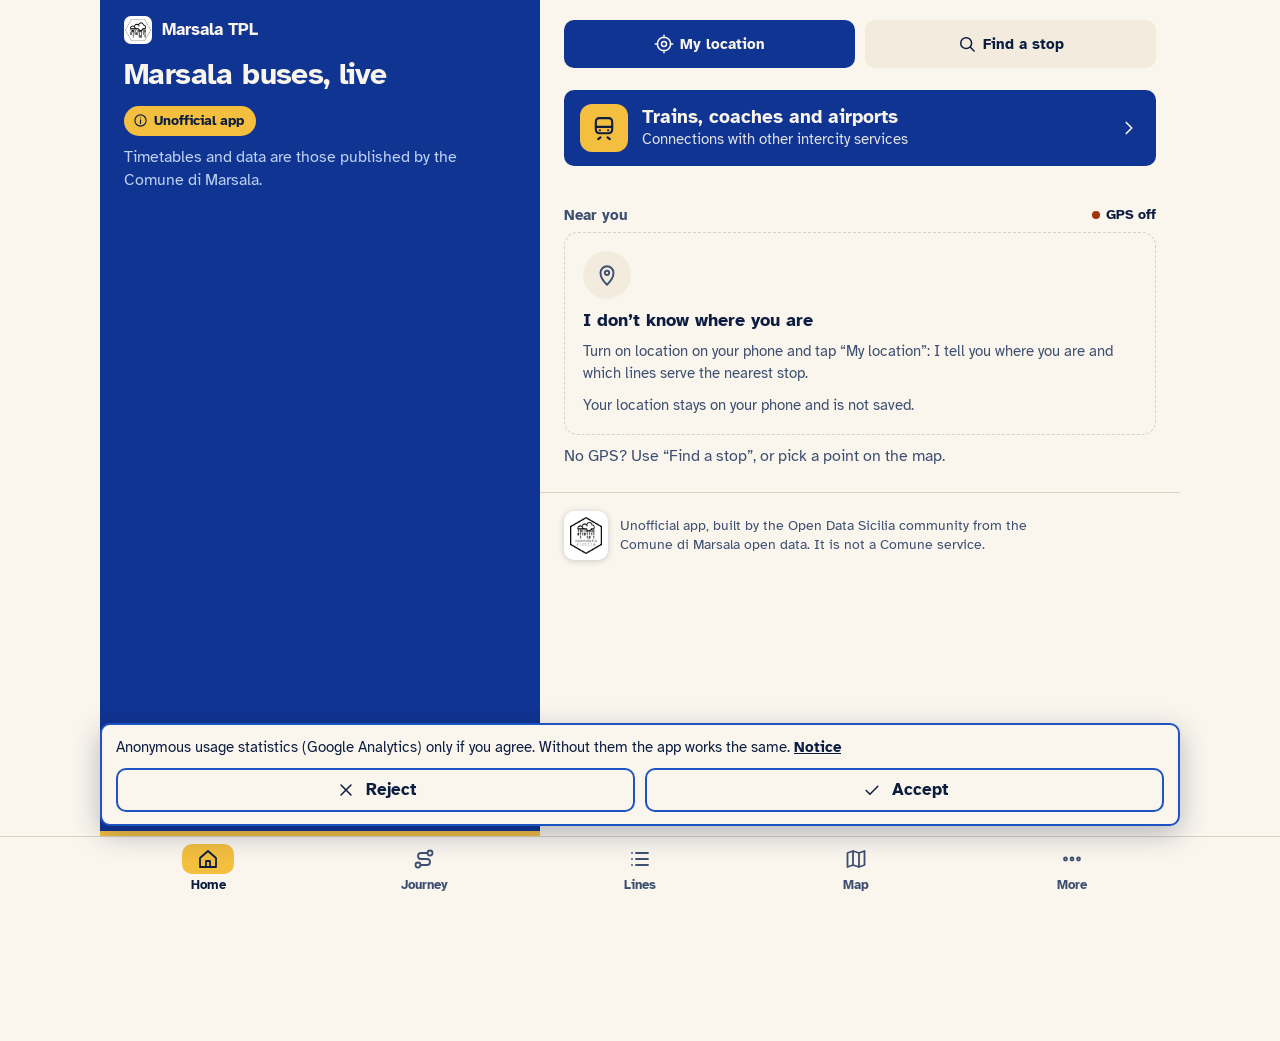
<file: index.html>
<!doctype html>
<html lang="it">
<head>
<meta charset="utf-8">
<meta name="viewport" content="width=device-width, initial-scale=1, viewport-fit=cover">
<title>Marsala TPL</title>


<meta name="description" content="Orari e fermate del trasporto pubblico locale di Marsala: quando passa il prossimo bus, anche offline.">
<meta property="og:type" content="website">
<meta property="og:locale" content="it_IT">
<meta property="og:site_name" content="Marsala TPL">
<meta property="og:title" content="Marsala TPL · Quando passa il bus a Marsala?">
<meta property="og:description" content="Orari, fermate e mappa delle linee del trasporto pubblico locale di Marsala, anche offline. App della community Open Data Sicilia.">
<link rel="canonical" href="https://palermohub.opendatasicilia.it/marsala_tpl.html">
<meta property="og:url" content="https://palermohub.opendatasicilia.it/marsala_tpl.html">
<meta property="og:image" content="https://palermohub.github.io/marsala_tpl/img/social.png">
<meta property="og:image:width" content="1200">
<meta property="og:image:height" content="630">
<meta property="og:image:alt" content="Mappa di Marsala con le linee, le fermate e i bus del trasporto pubblico locale">
<meta name="twitter:card" content="summary_large_image">
<meta name="twitter:image" content="https://palermohub.github.io/marsala_tpl/img/social.png">

<meta name="theme-color" content="#1B3A94">
<meta name="color-scheme" content="light dark">
<link rel="manifest" href="manifest.webmanifest">
<link rel="icon" href="img/favicon.ico" sizes="any">
<link rel="icon" type="image/png" href="img/favicon.png">
<link rel="apple-touch-icon" href="img/icon-192.png">
<link rel="preload" href="fonts/atkinson-hyperlegible-700.woff2" as="font" type="font/woff2" crossorigin>
<link rel="preload" href="dati/app.json" as="fetch" crossorigin>
<link rel="stylesheet" href="css/app.css">


</head>
<body>
<a class="skip" href="#app">Vai al contenuto</a>
<main id="app" class="app" tabindex="-1"><p class="boot" role="status">Marsala TPL…</p></main>
<nav id="tabs" class="tabs" aria-label="Marsala TPL"></nav>
<noscript><p class="boot">Per usare Marsala TPL serve JavaScript.</p></noscript>
<script type="module" src="js/app.js"></script>
</body>
</html>
</file>
<file: css/app.css>
/* Marsala TPL — direzione "maiolica siciliana".
   Smalto bianco caldo, cobalto a scala di pagina, ocra per il prossimo bus, verde rame per i mezzi in movimento,
   terracotta per gli avvisi. Atkinson Hyperlegible: pensato per la leggibilità, anche al sole. */

@font-face { font-family: "Atkinson Hyperlegible"; src: url("../fonts/atkinson-hyperlegible-400.woff2") format("woff2"); font-weight: 400; font-display: swap; }
@font-face { font-family: "Atkinson Hyperlegible"; src: url("../fonts/atkinson-hyperlegible-700.woff2") format("woff2"); font-weight: 700; font-display: swap; }

:root {
  color-scheme: light dark;
  /* chiaro: smalto */
  --glaze: oklch(97.5% 0.012 85);
  --glaze-2: oklch(94.5% 0.02 85);
  --ink: oklch(24% 0.07 262);
  --ink-2: oklch(43% 0.06 262);
  --line: oklch(86% 0.028 85);
  --edge: oklch(58% 0.05 262);
  --cobalt: oklch(37% 0.16 264);
  --cobalt-hi: oklch(48% 0.18 262);
  --on-cobalt: oklch(97% 0.012 85);
  --on-cobalt-2: oklch(86% 0.05 262);
  --ocra: oklch(83% 0.15 85);
  --ocra-soft: oklch(94% 0.06 88);
  --rame: oklch(50% 0.1 172);
  --terra: oklch(48% 0.15 38);
  --terra-soft: oklch(94% 0.04 45);
  --focus: oklch(48% 0.18 262);

  --on-ocra: oklch(24% 0.07 262); /* testo su ocra: resta indaco scuro in entrambi i temi */
  --r: 10px;
  --r-sm: 4px;
  --r-tile: 7px;
  --r-lg: 14px;
  --r-pill: 99px;
  --shadow-float: 0 2px 10px oklch(20% 0.05 262 / 0.28);
  --shadow-modal: 0 8px 28px oklch(20% 0.08 262 / 0.28);
  --shadow-sheet: 0 4px 18px oklch(20% 0.05 262 / 0.35);
  /* colori fissi della mappa e della legenda: uguali in JS (map.js) e non cambiano col tema */
  --map-ink: #14213D;
  --map-idle: #8A93A6;
  --map-glaze: #FBF7EE;
  --map-cobalt: #1B3A94;
  --map-ocra: #F2C14E;
  --tabs-h: 64px;
  --col: 560px;
  --gut: max(16px, calc((100% - var(--col)) / 2));
  --font: "Atkinson Hyperlegible", system-ui, -apple-system, "Segoe UI", Roboto, sans-serif;
  --ease: cubic-bezier(0.16, 1, 0.3, 1);
}

@media (prefers-color-scheme: dark) {
  :root:not([data-theme="light"]) {
    --glaze: oklch(19% 0.045 264);
    --glaze-2: oklch(25% 0.055 264);
    --ink: oklch(95% 0.012 85);
    --ink-2: oklch(77% 0.04 262);
    --line: oklch(33% 0.055 264);
    --edge: oklch(58% 0.07 264);
    --cobalt: oklch(31% 0.15 264);
    --cobalt-hi: oklch(72% 0.13 262);
    --ocra-soft: oklch(30% 0.05 85);
    --rame: oklch(70% 0.11 172);
    --terra: oklch(74% 0.13 45);
    --terra-soft: oklch(28% 0.06 40);
    --focus: oklch(80% 0.12 262);
  }
}
:root[data-theme="dark"] {
  --glaze: oklch(19% 0.045 264);
  --glaze-2: oklch(25% 0.055 264);
  --ink: oklch(95% 0.012 85);
  --ink-2: oklch(77% 0.04 262);
  --line: oklch(33% 0.055 264);
  --edge: oklch(58% 0.07 264);
  --cobalt: oklch(31% 0.15 264);
  --cobalt-hi: oklch(72% 0.13 262);
  --ocra-soft: oklch(30% 0.05 85);
  --rame: oklch(70% 0.11 172);
  --terra: oklch(74% 0.13 45);
  --terra-soft: oklch(28% 0.06 40);
  --focus: oklch(80% 0.12 262);
}

*, *::before, *::after { box-sizing: border-box; }
html { -webkit-text-size-adjust: 100%; text-size-adjust: 100%; scrollbar-color: var(--line) transparent; }
body {
  margin: 0; min-height: 100dvh; background: var(--glaze); color: var(--ink);
  font: 400 17px/1.45 var(--font); font-variant-numeric: tabular-nums;
  -webkit-tap-highlight-color: transparent;
}
::selection { background: var(--ocra); color: var(--on-ocra); }
input { caret-color: var(--cobalt-hi); accent-color: var(--cobalt); }
a { color: inherit; }
button { font: inherit; color: inherit; }
:focus-visible { outline: 3px solid var(--focus); outline-offset: 2px; border-radius: var(--r-sm); }
.hero :focus-visible { outline-color: var(--ocra); }
.ico { flex: none; }
.tile { flex: none; display: block; border-radius: var(--r-tile); filter: drop-shadow(0 1px 1px oklch(20% 0.05 262 / 0.35)); }
.sr { position: absolute; width: 1px; height: 1px; overflow: hidden; clip-path: inset(50%); white-space: nowrap; }
.skip { position: absolute; left: 8px; top: -60px; z-index: 10; background: var(--ocra); color: var(--on-ocra); padding: 10px 14px; border-radius: var(--r); }
.skip:focus { top: 8px; }
.boot { padding: 40px var(--gut); color: var(--ink-2); }
.muted { color: var(--ink-2); }

/* ---------- guscio ---------- */
.app { display: block; padding-bottom: calc(var(--tabs-h) + env(safe-area-inset-bottom) + 28px + var(--consent-h, 0px)); outline: none; }
.app > * { padding-inline: var(--gut); }
.app > .map-wrap { padding: 0; }

.tabs {
  position: fixed; inset: auto 0 0 0; z-index: 5; display: grid; grid-template-columns: repeat(5, 1fr);
  min-height: calc(var(--tabs-h) + env(safe-area-inset-bottom)); padding-bottom: env(safe-area-inset-bottom);
  padding-inline: max(0px, calc((100% - var(--col)) / 2));
  background: var(--glaze); border-top: 1px solid var(--line);
}
.tabs a { display: flex; flex-direction: column; align-items: center; justify-content: center; gap: 2px; min-height: 48px; padding: 6px 0 4px; text-decoration: none; color: var(--ink-2); font-size: 13px; font-weight: 700; }
.tabs a .ico { padding: 3px 14px; box-sizing: content-box; border-radius: var(--r); transition: background-color 0.2s var(--ease); }
.tabs a { position: relative; }
.tabs a[aria-current] { color: var(--ink); }
.tab-badge { position: absolute; top: 3px; left: calc(50% + 6px); display: grid; place-items: center; min-width: 18px; height: 18px; padding-inline: 5px; border-radius: var(--r-pill); background: var(--terra); color: var(--glaze); font: 700 11px/1 var(--font); }
.tabs a[aria-current] .ico { background: var(--ocra); color: var(--on-ocra); }

/* ---------- campo cobalto ---------- */
.hero {
  position: relative; background: var(--cobalt); color: var(--on-cobalt);
  padding-top: calc(env(safe-area-inset-top) + 20px); padding-bottom: 34px; overflow: hidden;
}
/* filo continuo sul bordo inferiore del campo: il colore segue lo stato (ok / avviso / offline) */
.hero { --strip: oklch(83% 0.15 85); }
.hero[data-strip="warn"] { --strip: oklch(74% 0.15 45); }
.hero[data-strip="offline"] { --strip: oklch(80% 0.04 262); }
.hero::after { content: ""; position: absolute; left: 0; right: 0; bottom: 0; height: 5px; background: var(--strip); }
.hero[data-strip="offline"]::after { opacity: 0.6; }
/* campo di motivo: stesso disegno della piastrella della linea, grande e tenue */
.hero > * { position: relative; }
.hero > .field { position: absolute; right: -50px; top: -30px; width: 380px; height: 380px; color: var(--on-cobalt); opacity: 0.2; pointer-events: none; -webkit-mask-image: radial-gradient(circle at 78% 30%, black 8%, transparent 62%); mask-image: radial-gradient(circle at 78% 30%, black 8%, transparent 62%); }
/* barra di identità della Home: logo e nome dell'app sopra la fermata */
.brandbar { display: flex; align-items: center; gap: 10px; margin: -4px 0 14px; color: var(--on-cobalt-2); font-size: 15px; }
.brandbar img { border-radius: var(--r-tile); flex: none; }
.brandbar b { color: var(--on-cobalt); font-size: 17px; }
/* embed (iframe PalermoHub): niente barre di scorrimento, la barra in basso arriva a bordo display; il pulsante del wrapper in alto a sinistra non copre il titolo */
html.embed { scrollbar-width: none; }
html.embed::-webkit-scrollbar, html.embed body::-webkit-scrollbar { display: none; }
.embed .hero { padding-top: 30px; }
.embed .map-bar { left: 60px; }
.dir-origin { margin: 0 0 2px; font-weight: 700; color: var(--ocra); }
.dir-origin .ico { vertical-align: -1px; }
.hero-top { display: flex; align-items: flex-start; justify-content: space-between; gap: 12px; }
.stopname { min-width: 0; }
.stopname h1 { margin: 0; font-size: 22px; line-height: 1.15; font-weight: 700; text-wrap: balance; overflow-wrap: anywhere; }
.dir { margin: 4px 0 0; font-size: 16px; color: var(--on-cobalt-2); }
.hero-actions { display: flex; gap: 6px; flex: none; }
.icon-btn {
  display: grid; place-items: center; width: 44px; height: 44px; border: 0; border-radius: var(--r); cursor: pointer;
  background: oklch(100% 0 0 / 0.12); color: var(--on-cobalt); transition: background-color 0.15s;
}
.icon-btn:hover { background: oklch(100% 0 0 / 0.2); }
.icon-btn[aria-pressed="true"] { color: var(--ocra); }

.next { margin-top: 22px; }
.next-line { display: flex; align-items: center; gap: 12px; }
.next-head { margin: 0; font-size: 20px; line-height: 1.2; font-weight: 700; text-wrap: balance; overflow-wrap: anywhere; }
.next-when { display: flex; align-items: baseline; gap: 10px; margin: 6px 0 0; color: var(--ocra); line-height: 1; }
.next-when .num { font-size: clamp(64px, 22vw, 96px); font-weight: 700; letter-spacing: -0.03em; }
.next-when .unit { font-size: 28px; font-weight: 700; color: var(--on-cobalt); }
.next-sub { display: flex; align-items: center; gap: 8px; margin: 12px 0 0; font-size: 16px; color: var(--on-cobalt-2); }
.next-empty { padding-top: 6px; }
.empty-title { margin: 0; font-size: 24px; line-height: 1.2; font-weight: 700; text-wrap: balance; }
.empty-sub { margin: 8px 0 0; font-size: 18px; color: var(--ocra); }
.block .empty-title { color: var(--ink); }

.hero-first h1 { margin: 0; font-size: 40px; line-height: 1.05; font-weight: 700; letter-spacing: -0.02em; }
.lead { margin: 12px 0 0; font-size: 19px; color: var(--on-cobalt-2); max-width: 32ch; }
.hero-line { padding-bottom: 30px; }
/* testata compatta delle schermate senza risposta immediata: stessa famiglia del campo cobalto */
.page-head { padding-bottom: 26px; }
.page-head h1 { margin: 0; font-size: 30px; line-height: 1.1; font-weight: 700; letter-spacing: -0.01em; text-wrap: balance; overflow-wrap: anywhere; }
.page-head .back + h1 { margin-top: 2px; }
.page-head .lead { margin-top: 8px; font-size: 17px; max-width: 46ch; }
.back { display: inline-flex; align-items: center; gap: 4px; min-height: 44px; margin-left: -6px; padding-right: 10px; text-decoration: none; color: var(--on-cobalt-2); font-weight: 700; }
.line-head { display: flex; align-items: center; gap: 14px; margin: 6px 0 18px; }
.line-head h1 { margin: 0; font-size: 24px; line-height: 1.15; font-weight: 700; text-wrap: balance; }

/* ---------- pulsanti ---------- */
.btn {
  display: inline-flex; align-items: center; justify-content: center; gap: 10px; min-height: 48px; padding: 0 18px;
  border: 0; border-radius: var(--r); background: var(--cobalt); color: var(--on-cobalt); font-weight: 700; font-size: 17px; text-decoration: none; cursor: pointer;
  transition: transform 0.15s var(--ease), background-color 0.15s;
}
.btn:active { transform: translateY(1px); }
.btn-quiet { background: var(--glaze-2); color: var(--ink); }
.btn-on-field { background: var(--ocra); color: var(--on-ocra); }
.actions { display: flex; flex-wrap: nowrap; gap: 10px; padding-block: 20px 4px; }
.actions > .btn { flex: 1 1 0; min-width: 0; padding: 0 12px; gap: 8px; font-size: 16px; line-height: 1.2; text-align: center; }
.actions-hero { flex-wrap: nowrap; align-items: stretch; padding: 24px 0 0; }
.actions-hero .btn { flex: 1 1 0; min-width: 0; padding: 0 12px; gap: 8px; font-size: 16px; line-height: 1.2; text-align: center; }
.actions-hero .btn-quiet { background: oklch(100% 0 0 / 0.14); color: var(--on-cobalt); }
.actions-hero .btn:first-child { background: var(--ocra); color: var(--on-ocra); }
.note { margin: 10px 0 0; color: var(--ink-2); font-size: 16px; }
.note-hero { color: var(--on-cobalt-2); }

/* ---------- avvisi ---------- */
.banner { margin: 0; padding-block: 11px; background: var(--ocra-soft); color: var(--ink); font-size: 15px; font-weight: 700; }
.banner.warn { background: var(--terra-soft); color: var(--terra); }

/* ---------- liste ---------- */
.block { padding-block: 22px 6px; }
.block h2 { margin: 26px 0 6px; font-size: 15px; line-height: 1.3; font-weight: 700; color: var(--ink-2); }
.block > h2:first-child, .block > .h1 + h2 { margin-top: 0; }
.h1 { margin: 0 0 18px; font-size: 30px; line-height: 1.1; font-weight: 700; letter-spacing: -0.01em; }
.plain { list-style: none; margin: 0; padding: 0; }
.dim .row-title { color: var(--ink-2); }

.dep-link, .row {
  display: grid; align-items: center; gap: 14px; min-height: 64px; padding-block: 10px; text-decoration: none;
  border-bottom: 1px solid var(--line);
}
.dep-link { grid-template-columns: auto 1fr auto; }
.deps { margin-inline: calc(var(--gut) * -1); }
.deps .dep-link { margin-inline: var(--gut); }
.dep-main { display: flex; flex-direction: column; min-width: 0; }
.dep-when { display: flex; flex-direction: column; align-items: flex-end; line-height: 1.15; }
.dep-first { font-size: 24px; font-weight: 700; letter-spacing: -0.01em; }
.dep-second { font-size: 15px; color: var(--ink-2); }
.dep-head { font-size: 18px; font-weight: 700; line-height: 1.2; overflow-wrap: anywhere; }
.dep-sub { margin-top: 2px; font-size: 15px; font-weight: 700; color: var(--terra); }

.row { grid-template-columns: 1fr auto; }
.row:has(> .tile) { grid-template-columns: auto 1fr auto; }
.row:has(> .ico:first-child) { grid-template-columns: auto 1fr auto; }
.row-main { display: flex; flex-direction: column; min-width: 0; }
.row-title { font-size: 18px; font-weight: 700; line-height: 1.2; overflow-wrap: anywhere; }
.row-sub { font-size: 15px; color: var(--ink-2); }
.row-tiles { display: flex; align-items: center; justify-content: flex-end; gap: 4px; }
.more { min-width: 26px; padding-left: 2px; font-size: 14px; font-weight: 700; color: var(--ink-2); }
.chev { color: var(--ink-2); display: grid; }
.row { transition: background-color 0.15s, box-shadow 0.15s; }
/* sfondo di pressione/hover che sborda di 8px ai lati senza spostare filetti e testo */
.row:active, .dep-link:active { --row-bg: color-mix(in srgb, var(--cobalt-hi) 10%, transparent); background: var(--row-bg); box-shadow: -8px 0 0 var(--row-bg), 8px 0 0 var(--row-bg); }
@media (hover: hover) { .row:hover, .dep-link:hover { --row-bg: color-mix(in srgb, var(--cobalt-hi) 7%, transparent); background: var(--row-bg); box-shadow: -8px 0 0 var(--row-bg), 8px 0 0 var(--row-bg); } }
.row:hover .row-title, .dep-link:hover .dep-head { text-decoration: underline; text-underline-offset: 3px; }

.tile-row { list-style: none; display: flex; flex-wrap: wrap; gap: 8px; margin: 10px 0 0; padding: 0; }
.tile-row a { display: block; border-radius: 8px; }

/* ---------- ricerca ---------- */
.field { display: flex; align-items: center; gap: 10px; min-height: 52px; padding: 0 14px; border: 2px solid var(--edge); border-radius: var(--r); background: var(--glaze-2); color: var(--ink-2); }
.field:focus-within { border-color: var(--cobalt-hi); color: var(--ink); }
.field input { flex: 1; min-width: 0; border: 0; outline: 0; background: transparent; color: var(--ink); font: inherit; font-size: 18px; padding: 12px 0; }
.field input::placeholder { color: var(--ink-2); opacity: 0.8; }
#results { margin-top: 10px; }

/* ---------- linea ---------- */
.seg { display: flex; gap: 0; margin-block: 18px 0; }
.seg button { display: inline-flex; align-items: center; justify-content: center; gap: 6px; flex: 1; min-height: 48px; padding: 6px 10px; border: 2px solid var(--cobalt-hi); background: transparent; color: var(--ink); font-weight: 700; font-size: 15px; line-height: 1.2; cursor: pointer; text-wrap: balance; }
.seg button:first-child { border-radius: var(--r) 0 0 var(--r); }
.seg button:last-child { border-radius: 0 var(--r) var(--r) 0; }
.seg button + button { border-left-width: 0; }
.seg button[aria-selected="true"], .seg button[aria-checked="true"] { background: var(--cobalt); border-color: var(--cobalt); color: var(--on-cobalt); }
.seg-inline { padding-inline: 0; margin-block: 6px 0; }
.app > .seg { padding-inline: var(--gut); }

.chips { list-style: none; display: flex; gap: 8px; margin: 8px calc(var(--gut) * -1) 0; padding: 4px var(--gut) 8px; overflow-x: auto; scroll-snap-type: x proximity; }
.chips { scrollbar-width: none; }
.chips::-webkit-scrollbar { display: none; }
.chips li { scroll-snap-align: start; }
.chips button { min-width: 64px; min-height: 44px; padding: 0 12px; border: 2px solid var(--edge); border-radius: var(--r); background: var(--glaze); font-size: 17px; font-weight: 700; cursor: pointer; }
.chips button[aria-selected="true"] { background: var(--ocra); border-color: var(--ocra); color: var(--on-ocra); }

.route-stops { list-style: none; margin: 8px 0 0; padding: 0; }
.route-stops li { position: relative; padding-left: 30px; }
.route-stops li::before { content: ""; position: absolute; left: 7px; top: 0; bottom: 0; width: 2px; background: var(--cobalt-hi); opacity: 0.55; }
.route-stops li.first::before { top: 50%; }
.route-stops li.last::before { bottom: 50%; }
.route-stops li::after { content: ""; position: absolute; left: 2px; top: 50%; width: 12px; height: 12px; margin-top: -6px; border-radius: 50%; background: var(--glaze); border: 3px solid var(--cobalt-hi); }
.route-stops li.first::after, .route-stops li.last::after { background: var(--cobalt); }
.route-stops a { display: flex; align-items: center; justify-content: space-between; gap: 12px; min-height: 48px; padding-block: 8px; text-decoration: none; }
.route-stops .st-time { font-weight: 700; }
.route-stops li.past a { color: var(--ink-2); }
.route-stops li.here a { font-weight: 700; background: color-mix(in srgb, var(--cobalt-hi) 14%, transparent); border-radius: 8px; padding-inline: 8px; }
/* orario stimato dal feed: quello previsto in evidenza, il programmato barrato sotto */
.route-stops .st-time.st-rt { display: flex; flex-direction: column; align-items: flex-end; gap: 1px; line-height: 1.1; }
.route-stops .st-exp { font-weight: 700; font-variant-numeric: tabular-nums; }
.route-stops .st-sched { font-size: 13px; font-weight: 400; color: var(--ink-2); text-decoration: line-through; font-variant-numeric: tabular-nums; }
/* targhetta del ritardo sotto la fila delle corse */
.rt-line { display: flex; flex-wrap: wrap; align-items: center; gap: 6px 10px; margin: 12px 0 0; }
.rt-pill { display: inline-flex; align-items: center; gap: 6px; padding: 6px 12px; border-radius: var(--r-pill); background: var(--terra-soft); color: var(--terra); font-size: 15px; font-weight: 700; }
.rt-pill.ok { background: var(--ocra-soft); color: var(--ink); }
.rt-note { margin: 0; font-size: 14px; color: var(--ink-2); }

/* ---------- mappa ---------- */
.map-side { display: none; }
.map-wrap { position: relative; height: calc(100dvh - var(--tabs-h) - env(safe-area-inset-bottom)); margin-bottom: calc(-1 * (var(--tabs-h) + env(safe-area-inset-bottom) + 28px + var(--consent-h, 0px))); }
#map { position: absolute; inset: 0; }
.map-bar { position: absolute; left: 12px; right: 64px; top: calc(env(safe-area-inset-top) + 12px); }
.chip { display: inline-flex; align-items: center; gap: 8px; margin: 0; padding: 9px 14px; border-radius: var(--r); background: var(--glaze); color: var(--ink); font-size: 15px; font-weight: 700; line-height: 1.25; box-shadow: var(--shadow-float); }
.map-bar .chip + .chip { margin-top: 8px; }
.chip-route { max-width: 100%; }
.chip-route span { min-width: 0; overflow: hidden; text-overflow: ellipsis; white-space: nowrap; }
.chip-route button { flex: none; display: grid; place-items: center; width: 32px; height: 32px; margin: -6px -8px -6px 0; border: 0; border-radius: 50%; background: transparent; color: inherit; cursor: pointer; }
.chip-route button:focus-visible { outline: 3px solid var(--focus, currentColor); outline-offset: 1px; }
.tile-walk { display: inline-flex; align-items: center; gap: 6px; min-height: 34px; padding: 0 12px; border-radius: 10px; background: var(--glaze); border: 2px solid var(--ink-2); color: var(--ink); font-size: 14px; font-weight: 700; }
.swap-row:has(.pf-reset) { display: flex; justify-content: space-between; align-items: center; }
.pf-reset { min-height: 44px; padding: 0 14px; gap: 6px; font-size: 15px; }
.pf-mode { margin-bottom: 16px; }
.opt-map { margin-top: 12px; }
.chip.live::before { content: ""; width: 12px; height: 12px; border-radius: 50%; background: var(--rame); box-shadow: 0 0 0 3px var(--glaze), 0 0 0 5px var(--rame); margin-right: 4px; }
/* Comandi mappa: colonna di pulsanti a destra, sotto il cursore di zoom. */
.map-ctrls { position: absolute; right: 10px; top: calc(env(safe-area-inset-top) + 12px); z-index: 2; display: flex; flex-direction: column; gap: 8px; }
.map-btn { display: grid; place-items: center; width: 40px; height: 40px; padding: 0; border: 0; border-radius: var(--r); background: var(--glaze); color: var(--cobalt-hi); font: 800 13px/1 var(--font); box-shadow: var(--shadow-float); cursor: pointer; }
.map-btn:hover { background: var(--glaze-2); }
.map-btn[aria-busy='true'] { opacity: 0.55; }
.map-btn[aria-pressed='true'] { background: var(--cobalt); color: var(--on-cobalt); }
.map-zoom { display: flex; flex-direction: column; align-items: center; gap: 8px; width: 40px; padding: 2px 0 12px; border-radius: var(--r-pill); background: var(--glaze); box-shadow: var(--shadow-float); }
.map-zoom-val { display: grid; place-items: center; width: 36px; height: 36px; border-radius: 50%; background: var(--glaze-2); color: var(--ink); box-shadow: inset 0 0 0 2px var(--cobalt-hi); font: 700 11px/1 var(--font); letter-spacing: -0.02em; white-space: nowrap; font-variant-numeric: tabular-nums; }
.map-zoom-range { appearance: none; -webkit-appearance: none; writing-mode: vertical-lr; direction: rtl; width: 24px; height: 120px; margin: 0; background: transparent; cursor: pointer; }
.map-zoom-range::-webkit-slider-runnable-track { width: 6px; border-radius: var(--r-sm); background: var(--line); }
.map-zoom-range::-moz-range-track { width: 6px; border-radius: var(--r-sm); background: var(--line); }
.map-zoom-range::-webkit-slider-thumb { -webkit-appearance: none; width: 22px; height: 22px; margin-left: -8px; border: 3px solid var(--glaze); border-radius: 50%; background: var(--cobalt); box-shadow: 0 0 0 1.5px var(--edge); }
.map-zoom-range::-moz-range-thumb { width: 16px; height: 16px; border: 3px solid var(--glaze); border-radius: 50%; background: var(--cobalt); box-shadow: 0 0 0 1.5px var(--edge); }
@media (max-height: 640px) { .map-zoom { display: none; } }
.map-wrap .maplibregl-ctrl-bottom-left { bottom: calc(76px + var(--consent-h, 0px)); }
.map-msg { position: absolute; inset: 40% 24px auto; margin: 0; padding: 16px; border-radius: var(--r); background: var(--glaze); text-align: center; font-weight: 700; box-shadow: var(--shadow-float); }

#toast { position: fixed; left: 50%; bottom: calc(var(--tabs-h) + env(safe-area-inset-bottom) + 16px); transform: translate(-50%, 12px); margin: 0; padding: 12px 18px; border-radius: var(--r); background: var(--ink); color: var(--glaze); font-weight: 700; opacity: 0; pointer-events: none; transition: opacity 0.2s, transform 0.3s var(--ease); z-index: 9; }
#toast.show { opacity: 1; transform: translate(-50%, 0); }

/* ---------- movimento: un solo momento, all'apertura di una schermata ---------- */
@keyframes rise { from { opacity: 0; transform: translateY(14px); } to { opacity: 1; transform: none; } }
.app.enter .next-when .num, .app.enter .empty-title { animation: rise 0.55s var(--ease) both; }
.app.enter .next-head { animation: rise 0.45s var(--ease) both; }

/* Momenti in più, tutti brevi: dissolvenza tra schermate, stella che "scatta" al salvataggio, cifra che respira quando il bus è imminente. */
::view-transition-old(root), ::view-transition-new(root) { animation-duration: 0.18s; animation-timing-function: var(--ease); }
@keyframes pop { 0% { transform: scale(1); } 40% { transform: scale(1.28) rotate(-8deg); } 100% { transform: scale(1); } }
.icon-btn.pop { animation: pop 0.35s var(--ease); }
@keyframes breathe { 0%, 100% { opacity: 1; } 50% { opacity: 0.72; } }
.next-when.soon .num { animation: breathe 1.8s ease-in-out 3; }

@media (prefers-reduced-motion: reduce) {
  ::view-transition-group(*), ::view-transition-old(*), ::view-transition-new(*) { animation: none !important; }
  *, *::before, *::after { animation: none !important; transition: none !important; }
}
@media (min-width: 700px) {
  .next-when .num { font-size: 96px; }
  .stopname h1 { font-size: 30px; }
}
/* Schermi larghi: colonna un po' più larga (tab bar e gutter seguono `--col`); la mappa resta a tutto schermo. */
@media (min-width: 900px) { :root { --col: 680px; } .page-head h1 { font-size: 40px; } }
/* Desktop (>= 1000px): due colonne. A sinistra il campo cobalto resta fisso (fermata, linea, titolo di pagina),
   a destra scorrono le liste. La mappa resta a tutto schermo. Barra in basso e banner seguono la stessa larghezza. */
@media (min-width: 1000px) {
  :root { --col: 1080px; --gut: 24px; }
  .app:not(:has(> .map-wrap)) { display: grid; grid-template-columns: 440px minmax(0, 640px); justify-content: center; align-items: start; }
  .app:not(:has(> .map-wrap)) > * { grid-column: 2; }
  .app:not(:has(> .map-wrap)) > .hero { grid-column: 1; grid-row: 1 / span 40; position: sticky; top: 0; align-self: start; min-height: calc(100dvh - var(--tabs-h) - env(safe-area-inset-bottom)); }
  /* schermate con testata di pagina (Linee, Cerca, Altro, Avvisi, Guida, Info): testata a tutta larghezza, contenuto in una colonna centrata */
  .app:has(> .page-head) { display: block; }
  .app:has(> .page-head) > :not(.page-head):not(.banner) { max-width: 688px; margin-inline: auto; }
  .app:has(> .page-head) > .page-head, .app:has(> .page-head) > .banner { padding-inline: max(24px, calc((100% - 640px) / 2)); }
  .app:has(> .page-head) > .page-head { position: static; min-height: 0; }
  /* mappa: stessa larghezza delle altre pagine (440 + 640px, centrata): colonna laterale a sinistra, mappa a destra a tutta altezza; legenda sempre aperta, quindi niente pulsante */
  .app:has(> .map-wrap) { display: grid; grid-template-columns: 440px minmax(0, 640px); justify-content: center; align-items: start; }
  .app > .map-wrap { grid-column: 2; grid-row: 1; }
  .app > .map-side { display: block; grid-column: 1; grid-row: 1; padding-inline: 0; height: calc(100dvh - var(--tabs-h) - env(safe-area-inset-bottom)); overflow-y: auto; background: var(--glaze); }
  .map-side > * { padding-inline: var(--gut); }
  .map-side > .hero { padding-bottom: 26px; }
  .map-side .legend-list { margin-top: 4px; }
  .map-wrap .legend-btn, .map-wrap .legend { display: none; }
  .consent { max-width: 640px; }
}

/* ---------- home ---------- */
.howto { display: grid; gap: 14px; }
.how-row { display: grid; grid-template-columns: 64px 1fr; align-items: center; gap: 14px; }
.how-row p, .howto > p { margin: 0; font-size: 16px; }
.how-row .tile { justify-self: center; }
.sample { display: block; }

/* ---------- pianificatore ---------- */
.plan-h1 { margin: 6px 0 0; font-size: 30px; line-height: 1.1; font-weight: 700; letter-spacing: -0.01em; }
.hero-plan .lead { max-width: 40ch; font-size: 17px; }
.plan-form { padding-top: 20px; }
.pf-label { display: block; margin-bottom: 6px; font-size: 15px; font-weight: 700; color: var(--ink-2); }
.pf-list { margin-top: 2px; }
.pf-list:empty { display: none; }
.row-btn { width: 100%; border: 0; border-bottom: 1px solid var(--line); background: transparent; text-align: left; cursor: pointer; color: inherit; font: inherit; }
.row-btn .row-title { display: inline-flex; align-items: center; gap: 8px; }
.swap-row { display: flex; justify-content: flex-end; margin: 2px 0; }
.icon-btn-quiet { background: var(--glaze-2); color: var(--ink); font-size: 24px; line-height: 1; }
.icon-btn-quiet:hover { background: var(--line); }
.pf-time { display: flex; flex-wrap: wrap; align-items: center; gap: 12px; margin-top: 14px; }
.pf-time .seg { margin: 0; }
.time-in { min-height: 48px; padding: 0 12px; border: 2px solid var(--edge); border-radius: var(--r); background: var(--glaze-2); color: var(--ink); font: inherit; font-size: 18px; font-weight: 700; }
.time-in[hidden] { display: none; }
.plan-out { padding-top: 8px; }
.opts { display: flex; gap: 12px; overflow-x: auto; scroll-snap-type: x mandatory; overscroll-behavior-x: contain; scrollbar-width: none; -ms-overflow-style: none; align-items: flex-start; }
.opts::-webkit-scrollbar { display: none; }
.opts > li { flex: 0 0 88%; min-width: 0; scroll-snap-align: start; }
.opts > li:only-child { flex-basis: 100%; }
.opt summary { pointer-events: none; cursor: default; }
.opt { border: 2px solid var(--line); border-radius: var(--r); background: var(--glaze); }
.opt[open] { border-color: var(--cobalt-hi); }
.opt summary { display: flex; flex-wrap: wrap; align-items: center; justify-content: space-between; gap: 8px 12px; min-height: 64px; padding: 12px 14px; cursor: pointer; list-style: none; }
.opt summary::-webkit-details-marker { display: none; }
.opt-head { display: flex; flex-direction: column; line-height: 1.2; }
.opt-time { font-size: 22px; font-weight: 700; letter-spacing: -0.01em; }
.opt-meta { font-size: 15px; color: var(--ink-2); }
.opt-tiles { display: flex; align-items: center; gap: 4px; }
.plus { color: var(--ink-2); font-weight: 700; }
.steps { list-style: none; margin: 0; padding: 4px 14px 16px; }
.step { position: relative; display: grid; grid-template-columns: 34px 1fr; gap: 10px; padding-block: 8px; font-size: 16px; }
.step::before { content: ""; position: absolute; left: 16px; top: 0; bottom: 0; width: 2px; background: var(--cobalt-hi); opacity: 0.4; }
.step:first-child::before { top: 20px; }
.step-end::before { bottom: calc(100% - 20px); }
/* Tratto a piedi (fino alla fermata, cambio, fino alla meta): linea tratteggiata, come sulla mappa. */
.step-walk::before, .step-walk + .step-end::before { background: repeating-linear-gradient(to bottom, var(--cobalt-hi) 0 4px, transparent 4px 8px); opacity: 0.75; }
.step-dot { justify-self: center; align-self: start; margin-top: 7px; width: 10px; height: 10px; border-radius: 50%; background: var(--glaze); border: 3px solid var(--cobalt-hi); position: relative; z-index: 1; }
.step-ico { position: relative; z-index: 1; justify-self: center; align-self: start; display: grid; place-items: center; width: 30px; height: 30px; border-radius: 50%; background: var(--glaze); border: 2px solid var(--cobalt-hi); color: var(--ink-2); }
.step-tile { position: relative; z-index: 1; }
.step-body { display: flex; flex-direction: column; gap: 2px; min-width: 0; overflow-wrap: anywhere; }
.step-sub { font-size: 15px; color: var(--ink-2); }
.step-walk .step-body { color: var(--ink-2); }

/* ---------- mappa: legenda e logo ---------- */
.legend-btn {
  position: absolute; left: 12px; bottom: calc(28px + var(--consent-h, 0px)); display: inline-flex; align-items: center; gap: 8px; min-height: 44px; padding: 0 14px;
  border: 0; border-radius: var(--r); background: var(--glaze); color: var(--ink); font-weight: 700; font-size: 15px; cursor: pointer;
  box-shadow: var(--shadow-float);
}
.legend {
  position: absolute; left: 12px; right: 12px; bottom: calc(82px + var(--consent-h, 0px)); max-width: 420px; padding: 14px 16px 16px; border-radius: var(--r);
  background: var(--glaze); color: var(--ink); box-shadow: var(--shadow-sheet); max-height: calc(100% - 160px); overflow: auto;
}
.legend[hidden] { display: none; }
.legend-top { display: flex; align-items: center; justify-content: space-between; }
.legend-top h2 { margin: 0; font-size: 18px; }
.legend-list { list-style: none; margin: 10px 0 8px; padding: 0; display: grid; gap: 8px; }
.legend-list li { display: grid; grid-template-columns: 64px 1fr; align-items: center; gap: 12px; font-size: 16px; }
.legend .muted { margin: 0; font-size: 14px; }
.dot { display: block; justify-self: center; border-radius: 50%; }
/* Sagome bus della legenda: stessi colori della mappa (senza linea: inchiostro; in scuro ocra con muso chiaro). */
.bus-unk { fill: var(--map-ink); }
.bus-idle { fill: var(--map-idle); fill-opacity: 0.6; }
.bus-nose { fill: var(--map-ink); }
@media (prefers-color-scheme: dark) { :root:not([data-theme="light"]) .bus-unk { fill: var(--map-ocra); } :root:not([data-theme="light"]) .bus-nose { fill: var(--map-glaze); } }
:root[data-theme="dark"] .bus-unk { fill: var(--map-ocra); }
:root[data-theme="dark"] .bus-nose { fill: var(--map-glaze); }
.dot-stop { width: 10px; height: 10px; background: var(--map-glaze); box-shadow: 0 0 0 2px var(--map-cobalt); }
.dot-me { width: 14px; height: 14px; background: var(--map-cobalt); box-shadow: 0 0 0 3px oklch(100% 0 0), 0 0 0 10px color-mix(in srgb, var(--map-cobalt) 22%, transparent); }
.osd { position: absolute; right: 10px; bottom: calc(36px + var(--consent-h, 0px)); display: block; padding: 5px; border-radius: var(--r); background: oklch(100% 0 0 / 0.92); box-shadow: var(--shadow-float); line-height: 0; }
.osd img { display: block; width: 36px; height: auto; }
.pf-time .seg button { white-space: nowrap; padding-inline: 18px; }

/* Mezzo sulla linea */
.bus-track p { margin: 0 0 6px; }
.bus-track { position: sticky; top: 0; z-index: 5; background: var(--glaze); border-bottom: 2px solid var(--line); }
.bus-where { display: flex; align-items: center; gap: 10px; font-size: 1.25rem; font-weight: 700; color: var(--ink); }
.bus-meta { color: var(--ink-2); font-size: 0.875rem; }
.bus-delay { color: var(--terra); font-weight: 700; }
.route-stops li.here::after { background: var(--ocra); border-color: var(--cobalt); box-shadow: 0 0 0 4px color-mix(in srgb, var(--map-ocra) 45%, transparent); }
.route-stops li.bus-between { padding-block: 6px; min-height: 36px; display: flex; align-items: center; font-weight: 700; }
.route-stops li.bus-between::after { display: none; }
.route-stops li.bus-between span { display: inline-flex; align-items: center; gap: 6px; background: var(--ocra); color: var(--on-ocra); padding: 4px 10px; border-radius: var(--r-pill); }

.bus-alt { margin: 4px 0 8px; }

/* ---------- home: avviso community ---------- */
.community { display: flex; align-items: center; gap: 12px; padding-top: calc(env(safe-area-inset-top) + 12px); padding-bottom: 0; background: var(--cobalt); color: var(--on-cobalt-2); font-size: 14px; line-height: 1.35; }
.community p { margin: 0; max-width: 46ch; }
.osd-chip { flex: none; display: block; padding: 6px; border-radius: var(--r); background: oklch(100% 0 0); box-shadow: 0 1px 6px oklch(20% 0.05 262 / 0.2); line-height: 0; }
.osd-chip img { display: block; width: 32px; height: auto; }

.community-foot { margin-top: 18px; padding-block: 18px 6px; background: transparent; color: var(--ink-2); border-top: 1px solid var(--line); }

/* Riepilogo linea: giorno e statistiche */
.line-stats { padding-top: 14px; }
.day-pick { display: flex; align-items: center; gap: 10px; font-weight: 700; color: var(--ink-2); }
.day-pick input { min-height: 44px; padding: 6px 10px; border: 2px solid var(--cobalt-hi); border-radius: var(--r); background: transparent; color: var(--ink); font: inherit; }
.stats { margin: 12px 0 0; display: grid; }
.stats .stat { display: flex; justify-content: space-between; gap: 12px; padding: 10px 12px; }
.stats .stat:nth-child(odd) { background: color-mix(in srgb, var(--ink) 6%, transparent); border-radius: var(--r); }
.stats dt { color: var(--ink-2); }
.stats dd { margin: 0; font-weight: 700; font-variant-numeric: tabular-nums; }

/* ---------- consenso e informativa privacy ---------- */
.consent { position: fixed; inset-inline: 12px; bottom: calc(var(--tabs-h) + env(safe-area-inset-bottom) + 10px); max-width: var(--col); margin-inline: auto; padding: 12px 14px; border: 2px solid var(--cobalt-hi); border-radius: var(--r); background: var(--glaze); color: var(--ink); box-shadow: var(--shadow-modal); z-index: 8; }
.consent p { margin: 0 0 10px; font-size: 15px; line-height: 1.4; }
.consent a { font-weight: 700; }
.consent-btns { display: flex; gap: 10px; }
.btn-choice { flex: 1; min-height: 44px; background: var(--glaze); color: var(--ink); border: 2px solid var(--cobalt-hi); }
.h3 { margin: 18px 0 8px; font-size: 16px; font-weight: 700; }
.prose p { line-height: 1.5; overflow-wrap: anywhere; }

/* ---------- avvisi ---------- */
.news { display: grid; gap: 10px; }
.news-item a {
  display: grid; gap: 4px; padding: 14px 16px; min-height: 64px; border-radius: var(--r);
  background: var(--glaze-2); color: var(--ink); text-decoration: none;
}
.news-item a:hover { filter: brightness(0.97); }
.news-meta { display: flex; flex-wrap: wrap; align-items: center; gap: 8px; font-size: 15px; color: var(--ink-2); }
.news-tag { padding: 1px 8px; border-radius: var(--r-pill); background: var(--ocra); color: var(--on-ocra); font-size: 14px; font-weight: 700; }
.news-title { font-size: 18px; font-weight: 700; line-height: 1.25; overflow-wrap: anywhere; }
.news-sum { font-size: 16px; line-height: 1.4; color: var(--ink-2); }
.news-more { margin-top: 20px; }
.news-more summary {
  display: flex; align-items: center; justify-content: space-between; gap: 12px; min-height: 52px; padding: 10px 16px;
  border-radius: var(--r); border: 2px solid var(--glaze-2); color: var(--ink); font-size: 18px; font-weight: 700; cursor: pointer; list-style: none;
}
.news-more summary::-webkit-details-marker { display: none; }
.news-more summary svg { transform: rotate(90deg); transition: transform 0.15s var(--ease); }
.news-more[open] summary svg { transform: rotate(-90deg); }
.news-more[open] summary { margin-bottom: 12px; }

/* Info: schede a fisarmonica */
.acc-list { display: grid; gap: 10px; margin-top: 16px; }
.acc { border: 2px solid var(--line); border-radius: var(--r-lg); background: var(--glaze); }
.acc summary { display: flex; align-items: center; gap: 14px; min-height: 64px; padding: 10px 16px; cursor: pointer; list-style: none; }
.acc summary::-webkit-details-marker { display: none; }
.acc-ico { display: grid; place-items: center; flex: none; width: 28px; height: 28px; color: var(--ink-2); }
.acc-t { flex: 1; font-size: 18px; font-weight: 700; line-height: 1.2; }
.acc-pm { position: relative; flex: none; width: 20px; height: 20px; color: var(--ink-2); }
.acc-pm::before, .acc-pm::after { content: ""; position: absolute; left: 50%; top: 50%; width: 14px; height: 2.5px; margin: -1.25px 0 0 -7px; background: currentColor; border-radius: var(--r-sm); transition: transform 0.15s var(--ease); }
.acc-pm::after { transform: rotate(90deg); }
.acc[open] .acc-pm::after { transform: rotate(0); }
.acc-body { padding: 0 16px 16px; }
.acc-body > :first-child { margin-top: 0; }
.acc-body .h3 { margin-top: 16px; }
/* Guida: linguette + pagine affiancate */
.gd-tabs { display: flex; gap: 8px; margin: 16px 0 0; padding: 4px var(--gut) 8px; overflow-x: auto; scrollbar-width: none; }
.gd-tabs::-webkit-scrollbar { display: none; }
.gd-tabs button { flex: none; display: inline-flex; align-items: center; gap: 6px; min-height: 44px; padding: 0 14px; border: 2px solid var(--edge); border-radius: var(--r); background: var(--glaze); color: var(--ink); font-size: 15px; font-weight: 700; cursor: pointer; white-space: nowrap; }
.gd-tabs button[aria-selected="true"] { background: var(--cobalt); border-color: var(--cobalt); color: var(--on-cobalt); }
.gd-tabs .gd-tab-link { flex: none; display: inline-flex; align-items: center; gap: 6px; min-height: 44px; padding: 0 12px; margin-left: auto; border: 2px dashed var(--cobalt); border-radius: var(--r); color: var(--cobalt); font-size: 15px; font-weight: 700; text-decoration: none; white-space: nowrap; }
.gd-tabs:has(.gd-tab-link) { gap: 6px; }
.gd-tabs:has(.gd-tab-link) button, .gd-tabs .gd-tab-link { padding: 0 9px; gap: 4px; font-size: 14px; }
.gd-pages { display: flex; align-items: flex-start; margin: 8px 0 0; padding-inline: 0; overflow: auto hidden; transition: height 0.2s var(--ease); scroll-snap-type: x mandatory; overscroll-behavior-x: contain; scrollbar-width: none; }
.gd-pages::-webkit-scrollbar { display: none; }
.gd-page { flex: 0 0 100%; min-width: 0; scroll-snap-align: start; scroll-snap-stop: always; padding: 0 var(--gut) 24px; box-sizing: border-box; }
.gd-nest .gd-tabs, .gd-nest .gd-pages { margin-inline: calc(var(--gut) * -1); }
.gd-nest .gd-tabs { margin-top: 0; }
.gd-nest .gd-page > h2:first-child { margin-top: 8px; }
.gd-h { margin: 8px 0 12px; font-size: 22px; line-height: 1.2; }
.guide-body p { margin: 0 0 12px; line-height: 1.5; }
.guide-steps { margin: 0 0 14px; padding-left: 1.5em; display: grid; gap: 10px; line-height: 1.5; }
.guide-steps li::marker { font-weight: 700; color: var(--ink-2); }
.guide-tip { padding: 10px 12px; border-left: 4px solid var(--ocra); background: color-mix(in srgb, var(--ink) 6%, transparent); border-radius: var(--r-sm); }
.guide-shot { margin: 14px 0 0; text-align: center; }
.guide-shot img { width: min(100%, 280px); height: auto; border: 2px solid var(--line); border-radius: var(--r-lg); }
.info-links { display: grid; gap: 8px; }
.info-link { display: flex; align-items: center; gap: 10px; min-height: 48px; padding: 8px 14px; border: 2px solid var(--line); border-radius: var(--r); color: var(--ink); font-weight: 700; text-decoration: none; }
.info-link span { flex: 1; }
.info-link:hover { background: var(--glaze-2); }
.row .news-tag { margin-left: 6px; vertical-align: 2px; background: var(--terra); color: var(--glaze); }

/* Scelta di partenza/arrivo dalla mappa */
.field-map { flex: none; display: grid; place-items: center; width: 44px; height: 44px; margin: 0 -10px 0 0; border: 0; border-radius: 50%; background: transparent; color: var(--ink-2); cursor: pointer; }
.field-map:hover { color: var(--ink); }
.field-map:focus-visible { outline: 3px solid var(--focus, currentColor); outline-offset: 1px; }
.civico-pop { color: #1b1b1b; font-weight: 600; }
.pick-btns { display: flex; gap: 8px; margin-top: 8px; }
.pick-btns button { display: inline-flex; align-items: center; gap: 6px; min-height: 40px; padding: 0 12px; border: 2px solid currentColor; border-radius: 10px; background: transparent; color: #8A1C3A; font: inherit; font-size: 14px; font-weight: 700; cursor: pointer; white-space: nowrap; }
.pick-btns button svg { width: 18px; height: 18px; }
.pick-btns button:focus-visible { outline: 3px solid #8A1C3A; outline-offset: 1px; }
.gd-page .h3 { margin-top: 16px; }

/* ---------- Home: testata dritta, azioni, «Vicino a te» ---------- */
.hero-home h1 { font-size: 30px; line-height: 1.12; text-wrap: balance; }
.hero-home .lead { margin-top: 10px; font-size: 16px; max-width: 36ch; }
.badge-unoff { display: inline-flex; align-items: center; gap: 6px; margin: 14px 0 0; padding: 5px 12px 5px 9px; border-radius: var(--r-pill); background: var(--ocra); color: var(--on-ocra); font-size: 14px; font-weight: 700; }
.near-head { display: flex; align-items: center; justify-content: space-between; gap: 10px; }
.near-head h2 { margin: 26px 0 6px; }
.gps-state { display: inline-flex; align-items: center; gap: 6px; margin-top: 18px; font-size: 14px; font-weight: 700; color: var(--ink); }
.gps-state i { width: 8px; height: 8px; border-radius: 50%; background: var(--rame); }
.gps-off i { background: var(--terra); }
.gps-moving i { background: var(--ocra); box-shadow: 0 0 0 1.5px var(--ink-2); }
.here-card { display: flex; align-items: center; gap: 12px; padding: 12px 14px; border-radius: var(--r-lg); background: var(--glaze-2); }
.here-ico { flex: none; display: grid; place-items: center; width: 36px; height: 36px; border-radius: 50%; background: var(--cobalt); color: var(--on-cobalt); }
.here-ico-bus { background: var(--ocra); color: var(--on-ocra); }
.here-main { flex: 1; min-width: 0; display: flex; flex-direction: column; }
.here-sub { font-size: 14px; color: var(--ink-2); }
.here-name { font-size: 16px; font-weight: 700; overflow-wrap: anywhere; }
.here-empty { flex-direction: column; align-items: flex-start; gap: 10px; padding: 18px; background: var(--glaze); border: 1.5px dashed var(--line); }
.here-empty .here-ico { width: 48px; height: 48px; background: var(--glaze-2); color: var(--ink-2); }
.here-empty .here-ico-bus { background: var(--ocra); color: var(--on-ocra); }
.here-empty p { margin: 0; line-height: 1.45; color: var(--ink-2); font-size: 15px; }
.here-empty .here-title { font-size: 18px; font-weight: 700; color: var(--ink); line-height: 1.25; }
.near-home .plain { margin-top: 10px; }
.btn-ghost { min-height: 44px; padding: 0 12px; gap: 6px; font-size: 14px; background: transparent; color: var(--cobalt-hi); border: 1.5px solid var(--cobalt-hi); }

/* ---------- badge «a piedi»: omino e metri da te ---------- */
.wbadge { display: inline-flex; align-items: center; gap: 4px; align-self: flex-start; padding: 3px 9px 3px 7px; border-radius: var(--r-pill); background: var(--glaze-2); color: var(--ink); font-size: 13px; font-weight: 700; line-height: 1.3; white-space: nowrap; }
.wbadge-strong { background: var(--cobalt); color: var(--on-cobalt); }
.row-main > .wbadge { margin-top: 6px; }
.route-stops .st-name { flex: 1; min-width: 0; }
.route-stops .wbadge { flex: none; align-self: center; }
.wbadge-step { margin-bottom: 4px; }
.hero-home ~ .actions > .btn { white-space: nowrap; font-size: 15px; padding: 0 8px; gap: 6px; }
.near-head h2 { margin-top: 18px; }
.gps-state { margin-top: 10px; }
.here-name { font-size: 15px; }

/* ---------- Mappa: fila delle linee e scheda fermata ---------- */
.map-lines { display: flex; gap: 8px; list-style: none; margin: 8px 0 0; padding: 4px 4px 8px 0; overflow-x: auto; scrollbar-width: none; scroll-snap-type: x proximity; }
.map-lines::-webkit-scrollbar { display: none; }
.map-lines li { flex: none; scroll-snap-align: start; }
.map-lines a { display: grid; place-items: center; min-width: 44px; min-height: 44px; padding: 3px; border-radius: var(--r); background: var(--glaze); box-shadow: var(--shadow-float); text-decoration: none; color: var(--ink); font-weight: 700; font-size: 15px; }
.map-lines a[aria-current] { outline: 3px solid var(--cobalt-hi); outline-offset: 0; }
.map-lines .map-all { padding: 0 14px; }
.stop-sheet { position: absolute; left: 12px; right: 12px; bottom: 12px; z-index: 6; display: flex; flex-direction: column; gap: 10px; padding: 14px 16px 16px; border-radius: var(--r-lg); background: var(--glaze); color: var(--ink); box-shadow: var(--shadow-sheet); }
.stop-sheet[hidden] { display: none; }
.sheet-top { display: flex; align-items: flex-start; justify-content: space-between; gap: 8px; }
.sheet-title { display: flex; flex-direction: column; min-width: 0; }
.sheet-title b { font-size: 19px; line-height: 1.2; overflow-wrap: anywhere; }
.sheet-title span { font-size: 15px; color: var(--ink-2); }
.sheet-meta { display: flex; align-items: center; justify-content: space-between; gap: 10px; flex-wrap: wrap; }
.sheet-tiles { display: flex; align-items: center; gap: 4px; }
.sheet-next { display: flex; align-items: center; gap: 10px; margin: 0; font-size: 16px; }
.sheet-btns { display: flex; flex-wrap: wrap; gap: 8px; }
.sheet-btns .btn { flex: 1 1 auto; min-height: 44px; padding: 0 12px; gap: 6px; font-size: 15px; }
@media (min-width: 1000px) { .map-lines { display: none; } .stop-sheet { left: auto; width: 380px; } }
/* popup «Parti da qui / Arriva qui»: i due pulsanti vanno a capo invece di uscire dal riquadro */
.maplibregl-popup:has(.civico-pop) { max-width: min(340px, calc(100vw - 32px)) !important; }
.pick-btns { flex-wrap: wrap; }
.pick-btns button { flex: 1 1 auto; justify-content: center; white-space: nowrap; }

/* menu «Vista» della mappa: inquadra rete, nord, 3D e civici in una fila accanto al pulsante */
.map-view-wrap { position: relative; }
.map-viewmenu { position: absolute; right: 48px; top: 0; display: flex; gap: 8px; padding: 6px; border-radius: var(--r-lg); background: var(--glaze-2); box-shadow: var(--shadow-float); }
.map-viewmenu[hidden] { display: none; }
.far-note { margin-top: 18px; font-size: 13px; text-align: right; max-width: 22ch; }
.wbadge-air { background: transparent; box-shadow: inset 0 0 0 1.5px var(--line); color: var(--ink-2); }
.wbadge-strong.wbadge-air { background: var(--cobalt); color: var(--on-cobalt); box-shadow: none; }

/* Popup di scelta partenza/arrivo: X di chiusura con area di tocco comoda, senza coprire il titolo */
.maplibregl-popup:has(.civico-pop .pick-btns) .maplibregl-popup-close-button { top: 2px; right: 2px; width: 32px; height: 32px; font-size: 22px; line-height: 1; color: #1b1b1b; border-radius: 8px; }
.maplibregl-popup:has(.civico-pop .pick-btns) .civico-pop > div:first-child { padding-right: 24px; }
.saved-routes { padding-bottom: 0; }
.saved-row { display: flex; align-items: center; gap: 4px; }
.saved-row .row { flex: 1; min-width: 0; }
.saved-row .icon-btn { min-width: 48px; min-height: 48px; }
.saved-acc summary { min-height: 56px; }
.saved-n { display: inline-grid; place-items: center; min-width: 24px; height: 24px; padding: 0 7px; margin-left: 6px; border-radius: 12px; background: var(--cobalt); color: var(--on-cobalt); font-size: 14px; vertical-align: 1px; }
.saved-acc .acc-body { padding: 0 8px 8px; }
.saved-row .row-title { display: grid; gap: 4px; }
.saved-side { display: grid; grid-template-columns: 2.2em 1fr; gap: 6px; align-items: baseline; }
.saved-k { font-size: 13px; font-weight: 700; color: var(--ink-2); text-transform: uppercase; letter-spacing: .04em; }
.pf-time [hidden] { display: none; }
.pf-time { flex-wrap: wrap; gap: 8px; }
.pf-time .seg button { padding-inline: 10px; }
.day-in { min-width: 0; width: 9.6em; padding: 0 6px; font-size: 14px; }

.coin-list { display: grid; gap: 10px; margin: 0 0 16px; }
.coin-card { padding: 12px 14px; border: 2px solid var(--line); border-radius: var(--r); }
.coin-card h3 { margin: 0 0 4px; font-size: 18px; }
.coin-card p { margin: 0 0 6px; }
.tbl-wrap { overflow-x: auto; margin: 0 0 12px; }
.tbl { width: 100%; border-collapse: collapse; font-size: 16px; }
.tbl th, .tbl td { padding: 8px 10px; border-bottom: 1px solid var(--line); text-align: left; vertical-align: top; }
.tbl thead th { font-size: 14px; color: var(--muted, inherit); border-bottom: 2px solid var(--line); }
.tbl tbody th { font-weight: 700; }
.coin-stop-link { color: var(--cobalt, inherit); font-weight: 700; text-decoration: underline; text-underline-offset: 3px; text-decoration-thickness: 1px; }
.coin-stop { font-weight: 700; color: var(--cobalt, inherit); text-underline-offset: 3px; display: inline-flex; align-items: center; gap: 4px; min-height: 44px; }
.coin-line { display: inline-block; vertical-align: middle; margin: 0 2px; border-radius: 8px; line-height: 0; }
.coin-line .tile { display: block; }
.coin-head { display: flex; align-items: center; justify-content: space-between; gap: 10px; flex-wrap: wrap; margin-bottom: 4px; }
.coin-head h3 { margin: 0; }
.coin-walk { display: inline-flex; align-items: center; gap: 10px; }
.coin-walk b { font-size: 20px; font-variant-numeric: tabular-nums; }
.nw { white-space: nowrap; }
.tbl { font-size: 15px; }
.tbl th, .tbl td { padding: 8px 6px; }
.tbl .coin-line { margin: 0 1px; }
.coin-line-note { display: flex; align-items: center; gap: 10px; }
/* Scorciatoia in evidenza nella home: le coincidenze con treni, pullman e aeroporti */
.coin-promo { display: grid; margin-inline: var(--gut); grid-template-columns: auto 1fr auto; align-items: center; gap: 14px; margin-top: 18px; padding: 14px 16px; border-radius: var(--r); background: var(--cobalt); color: var(--on-cobalt); text-decoration: none; }
.coin-promo-ico { display: grid; place-items: center; width: 48px; height: 48px; border-radius: 12px; background: var(--ocra); color: var(--on-ocra); }
.coin-promo-title { display: block; font-size: 19px; font-weight: 700; line-height: 1.2; }
.coin-promo-sub { display: block; font-size: 15px; opacity: 0.9; }
.coin-promo .chev { color: inherit; }
.hit { display: flex; align-items: center; gap: 4px; }
.hit .row { flex: 1; min-width: 0; }
.hit-map { flex: none; }

/* ---------- voli (Trapani-Birgi) ---------- */
.flight-st { flex: none; padding: 3px 10px; border-radius: 999px; font-size: 13px; font-weight: 700; background: color-mix(in srgb, var(--ink, #14213D) 10%, transparent); }
.flight-success { background: color-mix(in srgb, #2E7D4F 18%, transparent); color: #1F5C38; }
.flight-warning { background: color-mix(in srgb, #D98E04 22%, transparent); color: #7A4F00; }
.flight-danger { background: color-mix(in srgb, #B3261E 16%, transparent); color: #8C1D18; }
.flight-late { color: #B5532F; font-weight: 700; }
.flight-early { color: #1F5C38; font-weight: 700; }
@media (prefers-color-scheme: dark) { .flight-success { color: #8FD3A8; } .flight-warning { color: #F2C66B; } .flight-danger { color: #F4A6A0; } .flight-late { color: #F0A584; } .flight-early { color: #8FD3A8; } }

/* Partenze e arrivi per luogo, dentro le schede di Coincidenze */
.coin-card details > summary { display: flex; align-items: center; justify-content: space-between; gap: 12px; min-height: 44px; cursor: pointer; list-style: none; }
.coin-card details > summary::-webkit-details-marker { display: none; }
.coin-card details > summary h3 { margin: 0; }
.coin-card details > summary::after { content: '▾'; font-weight: 700; }
.coin-card details[open] > summary::after { content: '▴'; }
.coin-sub { margin: 16px 0 4px; font-size: 16px; }

/* Elenco corse per luogo (partenze/arrivi) */
.ol { list-style: none; margin: 8px 0 12px; padding: 0; display: grid; gap: 6px; }
.ol li { display: grid; grid-template-columns: auto 1fr auto; align-items: center; column-gap: 12px; row-gap: 2px; padding: 8px 12px 8px 8px; border: 1px solid var(--line); border-radius: var(--r); background: var(--glaze-2); }
.ol-time { grid-row: span 2; min-width: 4.4em; padding: 8px 6px; border-radius: var(--r-tile); background: var(--cobalt); color: var(--on-cobalt); font-size: 19px; line-height: 1; text-align: center; font-variant-numeric: tabular-nums; }
.ol-main { display: grid; min-width: 0; grid-row: span 2; }
.ol-dest { font-weight: 700; font-size: 17px; line-height: 1.25; overflow-wrap: anywhere; }
.ol-note { font-size: 14px; color: var(--ink-2); }
.ol-svc { grid-column: 3; grid-row: 1 / span 2; align-self: center; padding: 3px 9px; border-radius: var(--r-pill); border: 1px solid var(--edge); font-size: 13px; font-weight: 700; color: var(--ink-2); white-space: nowrap; }
.ol li.past { opacity: 0.55; background: transparent; }
.ol li.past .ol-time { background: var(--ink-2); }
.ol li.next { border: 2px solid var(--ocra); background: var(--ocra-soft); }
.ol li.next .ol-time { background: var(--ocra); color: var(--on-ocra); }
.ol-next { grid-column: 3; grid-row: 1; justify-self: end; align-self: end; font-size: 12px; font-weight: 700; letter-spacing: 0.04em; text-transform: uppercase; color: var(--ink); }
.ol li.next .ol-svc { grid-row: 2; align-self: start; }
.ol-count { margin: 0 0 4px; }
.ol li.next .ol-time { color: var(--on-ocra); }
.ol li.fl { grid-template-columns: auto 1fr auto; }
.ol li.fl .ol-time { grid-row: 1; align-self: stretch; display: grid; place-items: center; }
.ol li.fl .ol-main { grid-row: 1; }
.ol li.fl .flight-st { align-self: center; text-align: center; }
.ol li.fl .ol-note.flight-late, .ol li.fl .ol-note.flight-early { font-size: 15px; }
.ol li.fl .ol-note.flight-late { color: #B5532F; font-weight: 700; }
.ol li.fl .ol-note.flight-early { color: #1F5C38; font-weight: 700; }
@media (prefers-color-scheme: dark) { .ol li.fl .ol-note.flight-late { color: #F0A584; } .ol li.fl .ol-note.flight-early { color: #8FD3A8; } }
.ol-bus { display: grid; grid-template-columns: 4.6em 1fr; align-items: center; gap: 0 8px; margin-top: 4px; font-size: 15px; color: var(--ink-2); }
.ol-bus-l { display: inline-flex; align-items: center; }
.ol-bus-t b { color: var(--ink); font-size: 16px; }
.ol-head { display: flex; align-items: center; flex-wrap: wrap; gap: 4px 8px; }
.ol-head .ol-svc { grid-column: auto; grid-row: auto; padding: 1px 8px; }
.ol li:has(.ol-head) { grid-template-columns: auto 1fr; }

/* ---------- invito a installare ---------- */
.install { position: fixed; inset-inline: 12px; bottom: calc(var(--tabs-h) + env(safe-area-inset-bottom) + 10px + var(--consent-h, 0px)); max-width: var(--col); margin-inline: auto; padding: 14px 16px; border-radius: var(--r-lg); background: var(--ink); color: var(--glaze); box-shadow: var(--shadow-modal); z-index: 8; animation: install-in 0.35s var(--ease); }
.install p { margin: 0 0 12px; font-size: 15px; line-height: 1.4; }
.install-btns { display: flex; justify-content: flex-end; gap: 10px; }
.install-btns .btn { min-height: 44px; padding: 0 20px; font-weight: 700; }
.install-yes { background: var(--ocra); color: var(--on-ocra); }
.install-no { background: transparent; color: inherit; border: 2px solid currentColor; }
@keyframes install-in { from { opacity: 0; transform: translateY(12px); } }
@media (prefers-reduced-motion: reduce) { .install { animation: none; } }
</file>
